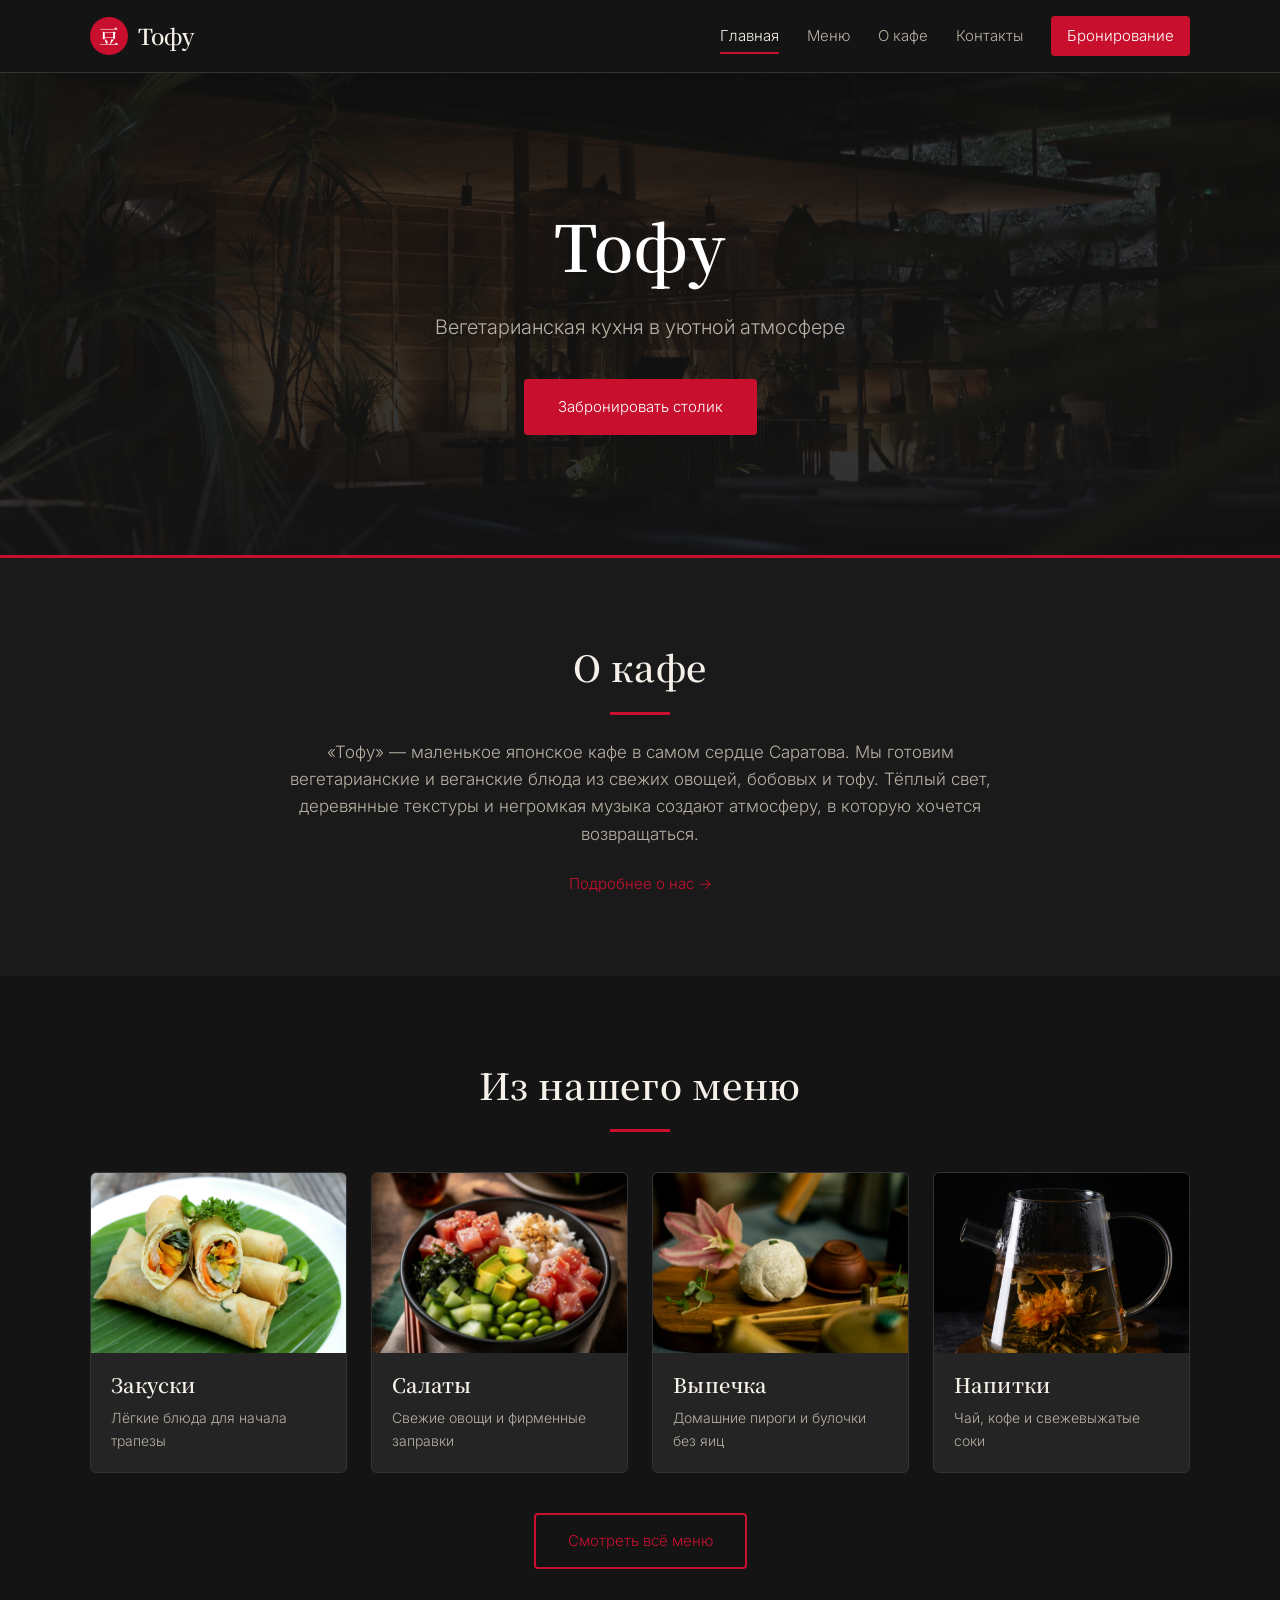
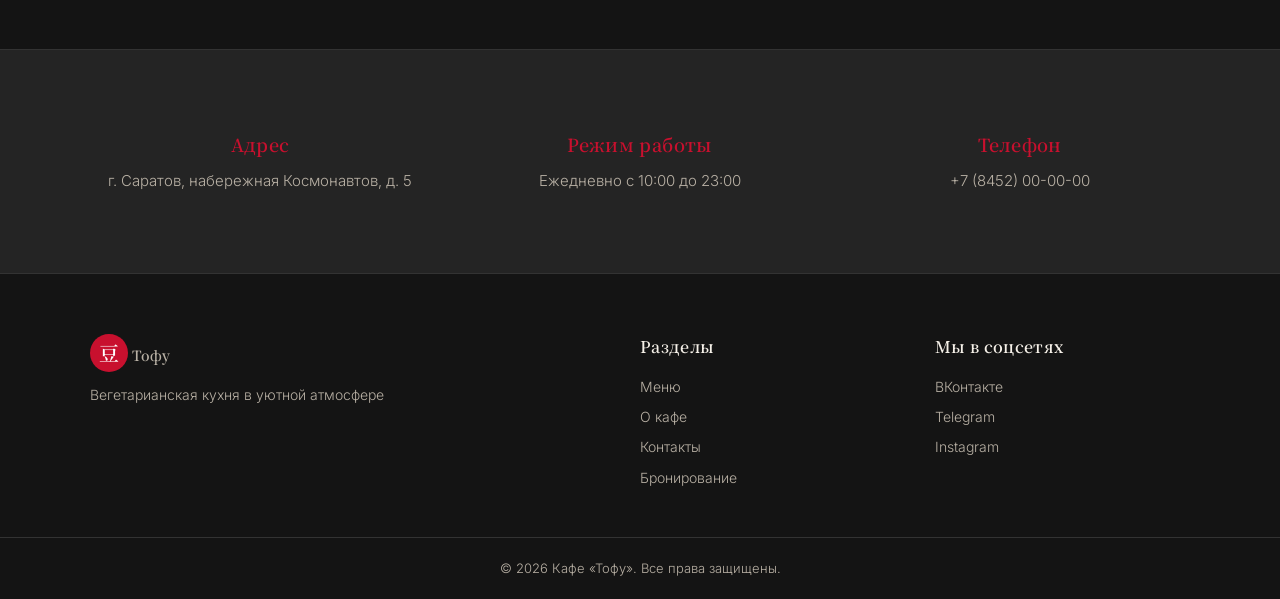
<file: index.html>
<!DOCTYPE html>
<html lang="ru">
<head>
    <meta charset="UTF-8">
    <meta name="viewport" content="width=device-width, initial-scale=1.0">
    <title>Тофу — вегетарианское кафе</title>
    <link rel="stylesheet" href="style.css">
    <link rel="preconnect" href="https://fonts.googleapis.com">
    <link rel="preconnect" href="https://fonts.gstatic.com" crossorigin>
    <link href="https://fonts.googleapis.com/css2?family=Noto+Serif+JP:wght@400;600&family=Inter:wght@300;400;500&display=swap" rel="stylesheet">
</head>
<body>

<header class="header">
    <div class="container header__inner">
        <a href="index.html" class="logo">
            <span class="logo__mark">豆</span>
            <span class="logo__text">Тофу</span>
        </a>
        <nav class="nav">
            <a href="index.html" class="nav__link nav__link--active">Главная</a>
            <a href="menu.html" class="nav__link">Меню</a>
            <a href="about.html" class="nav__link">О кафе</a>
            <a href="contacts.html" class="nav__link">Контакты</a>
            <a href="booking.html" class="nav__link nav__link--accent">Бронирование</a>
        </nav>
        <button class="burger" aria-label="Меню">
            <span></span><span></span><span></span>
        </button>
    </div>
</header>

<section class="hero">
    <div class="container hero__inner">
        <h1 class="hero__title">Тофу</h1>
        <p class="hero__subtitle">Вегетарианская кухня в уютной атмосфере</p>
        <a href="booking.html" class="btn btn--primary">Забронировать столик</a>
    </div>
</section>

<section class="section">
    <div class="container">
        <h2 class="section__title">О кафе</h2>
        <p class="section__text">
            «Тофу» — маленькое японское кафе в самом сердце Саратова. Мы готовим
            вегетарианские и веганские блюда из свежих овощей, бобовых и тофу.
            Тёплый свет, деревянные текстуры и негромкая музыка создают атмосферу,
            в которую хочется возвращаться.
        </p>
        <a href="about.html" class="link-more">Подробнее о нас →</a>
    </div>
</section>

<section class="section section--dark">
    <div class="container">
        <h2 class="section__title">Из нашего меню</h2>
        <div class="cards">
            <article class="card">
                <img src="img/card-snacks.jpg" alt="Закуски">
                <h3 class="card__title">Закуски</h3>
                <p class="card__text">Лёгкие блюда для начала трапезы</p>
            </article>
            <article class="card">
                <img src="img/card-salads.jpg" alt="Салаты">
                <h3 class="card__title">Салаты</h3>
                <p class="card__text">Свежие овощи и фирменные заправки</p>
            </article>
            <article class="card">
                <img src="img/card-bakery.jpg" alt="Выпечка">
                <h3 class="card__title">Выпечка</h3>
                <p class="card__text">Домашние пироги и булочки без яиц</p>
            </article>
            <article class="card">
                <img src="img/card-drinks.jpg" alt="Напитки">
                <h3 class="card__title">Напитки</h3>
                <p class="card__text">Чай, кофе и свежевыжатые соки</p>
            </article>
        </div>
        <a href="menu.html" class="btn btn--outline">Смотреть всё меню</a>
    </div>
</section>

<section class="section section--info">
    <div class="container info">
        <div class="info__item">
            <h3>Адрес</h3>
            <p>г. Саратов, набережная Космонавтов, д. 5</p>
        </div>
        <div class="info__item">
            <h3>Режим работы</h3>
            <p>Ежедневно с 10:00 до 23:00</p>
        </div>
        <div class="info__item">
            <h3>Телефон</h3>
            <p>+7 (8452) 00-00-00</p>
        </div>
    </div>
</section>

<footer class="footer">
    <div class="container footer__inner">
        <div class="footer__col">
            <a href="index.html" class="logo">
                <span class="logo__mark">豆</span>
                <span class="logo__text">Тофу</span>
            </a>
            <p class="footer__text">Вегетарианская кухня в уютной атмосфере</p>
        </div>
        <div class="footer__col">
            <h4>Разделы</h4>
            <a href="menu.html">Меню</a>
            <a href="about.html">О кафе</a>
            <a href="contacts.html">Контакты</a>
            <a href="booking.html">Бронирование</a>
        </div>
        <div class="footer__col">
            <h4>Мы в соцсетях</h4>
            <a href="#">ВКонтакте</a>
            <a href="#">Telegram</a>
            <a href="#">Instagram</a>
        </div>
    </div>
    <div class="footer__bottom">
        <p>© 2026 Кафе «Тофу». Все права защищены.</p>
    </div>
</footer>

<script src="script.js"></script>
</body>
</html>
</file>
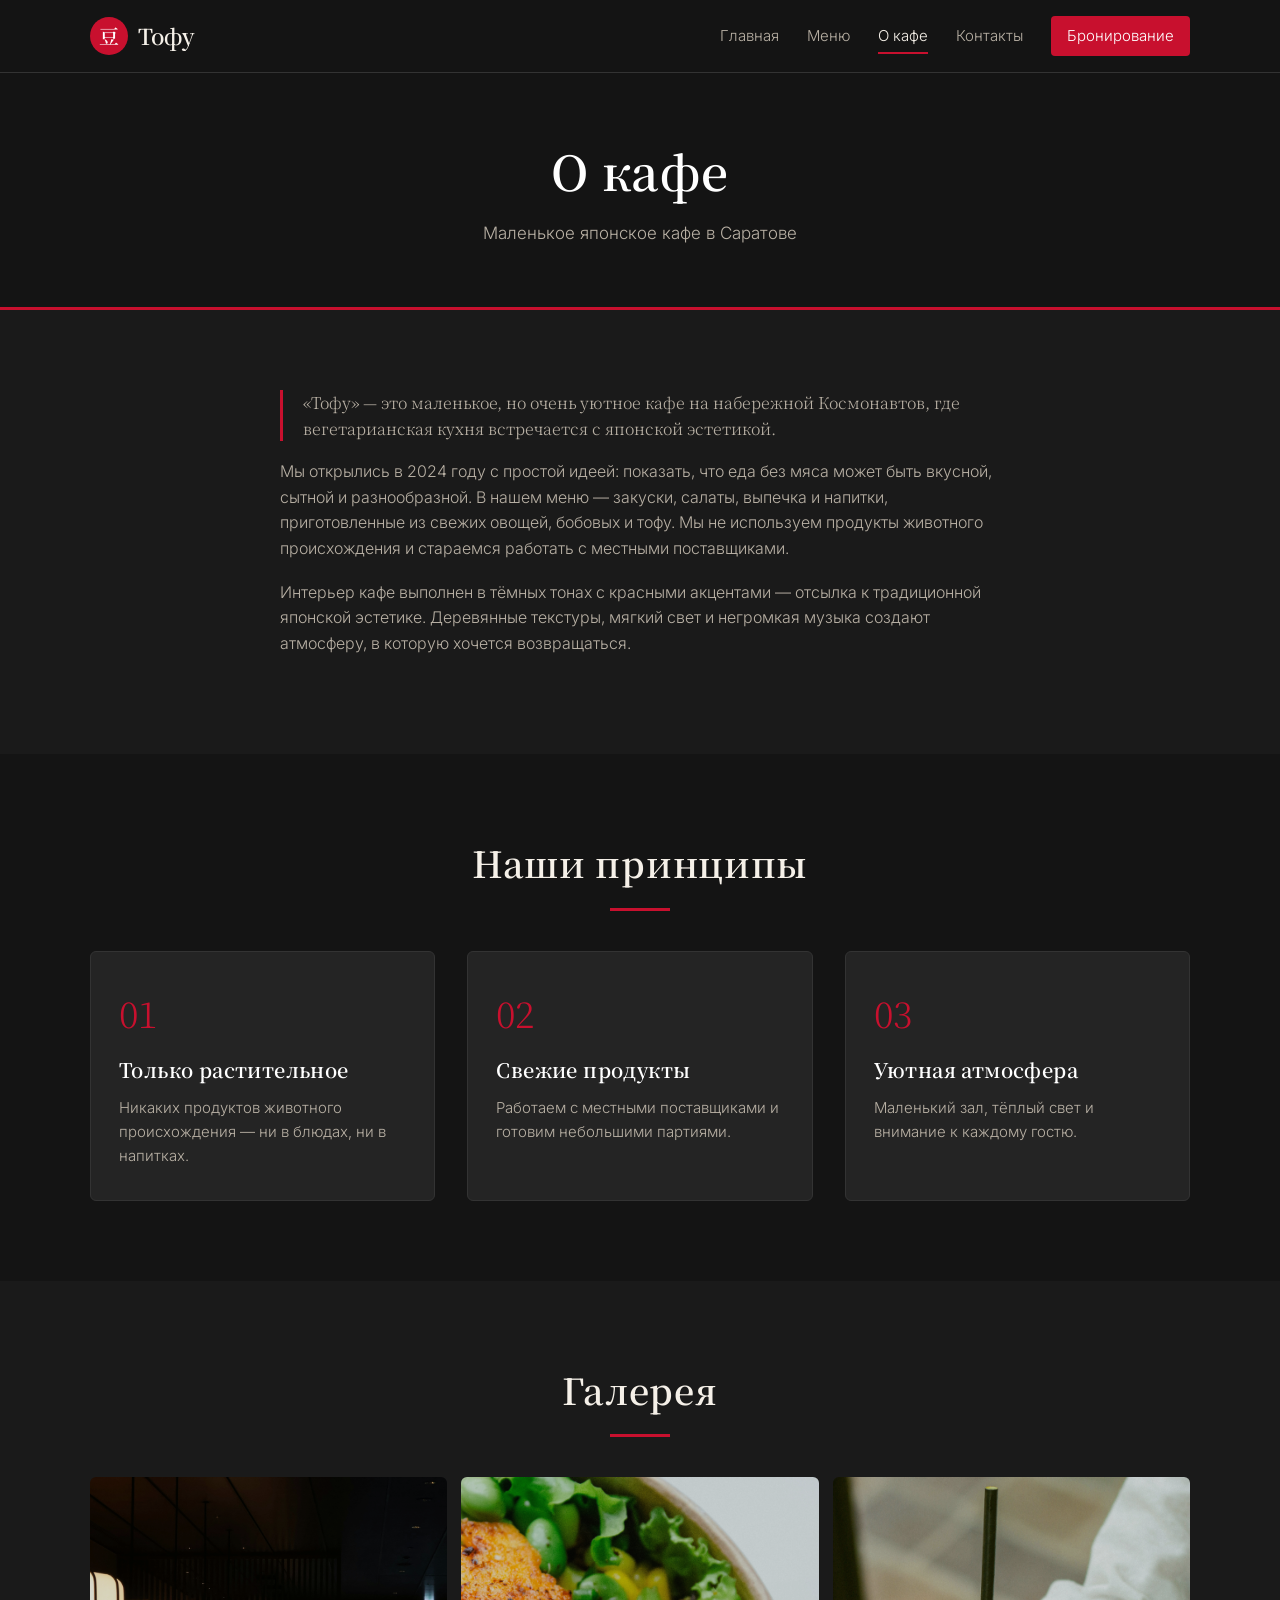
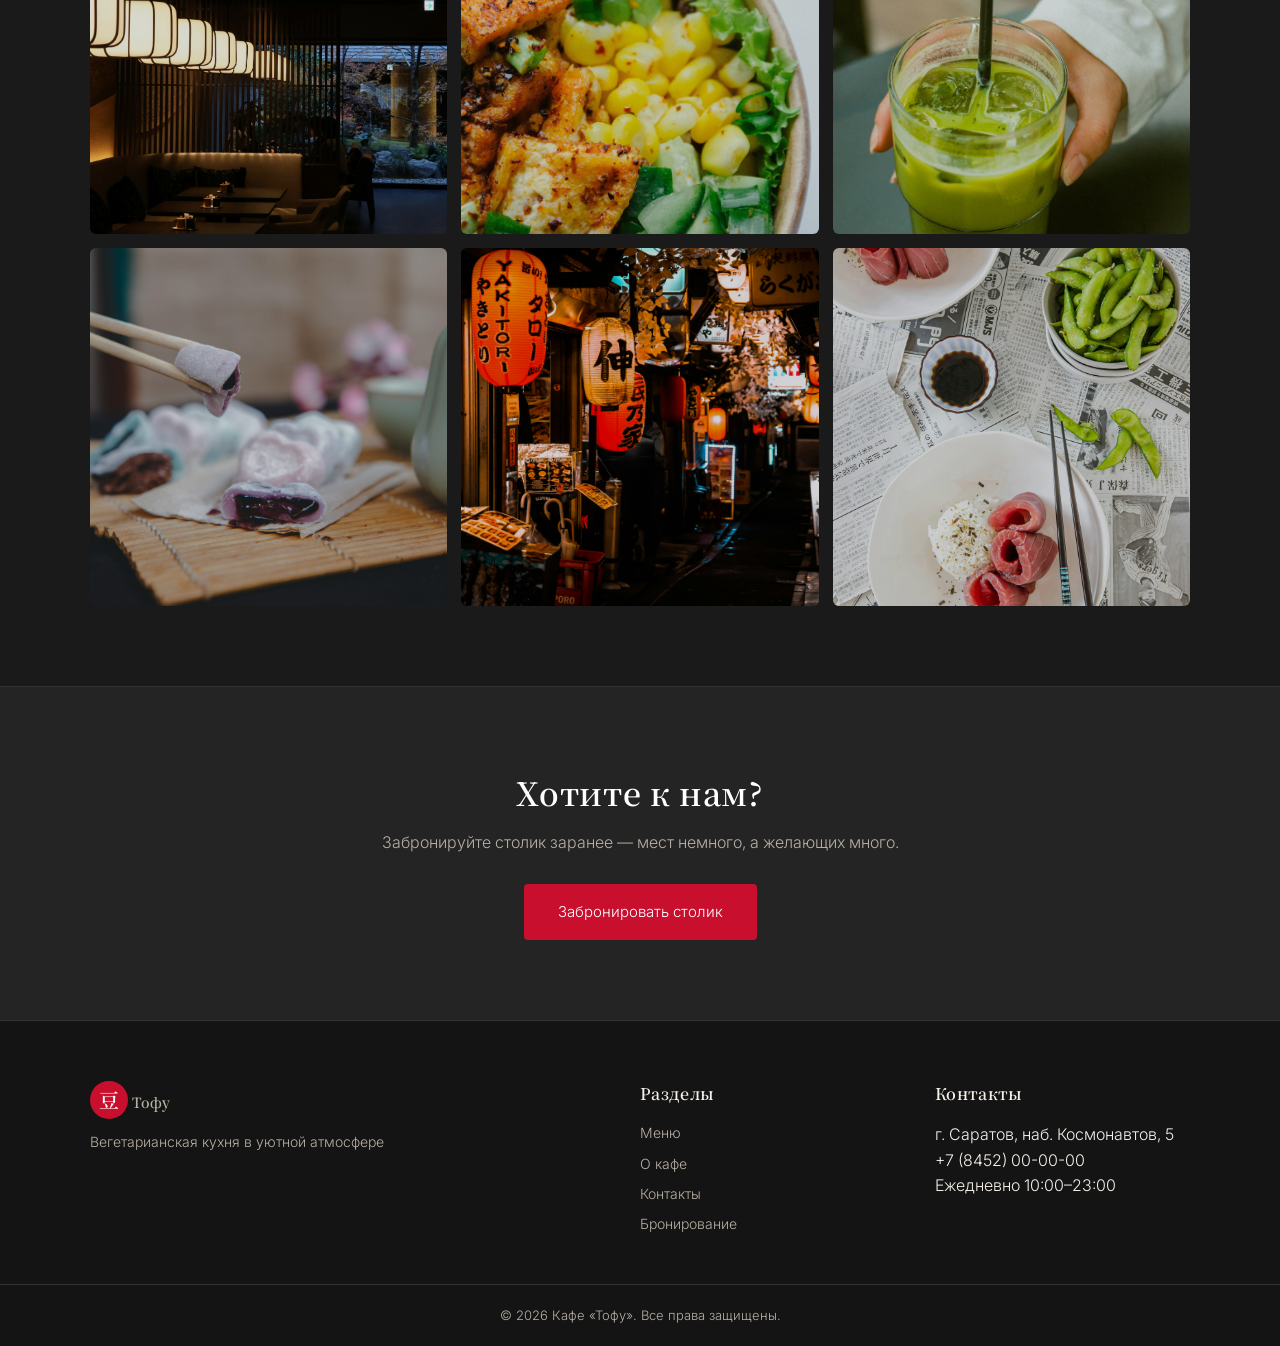
<file: about.html>
<!DOCTYPE html>
<html lang="ru">
<head>
    <meta charset="UTF-8">
    <meta name="viewport" content="width=device-width, initial-scale=1.0">
    <title>О кафе — Тофу</title>
    <link rel="stylesheet" href="style.css">
    <link rel="preconnect" href="https://fonts.googleapis.com">
    <link rel="preconnect" href="https://fonts.gstatic.com" crossorigin>
    <link href="https://fonts.googleapis.com/css2?family=Noto+Serif+JP:wght@400;600&family=Inter:wght@300;400;500&display=swap" rel="stylesheet">
</head>
<body>

<header class="header">
    <div class="container header__inner">
        <a href="index.html" class="logo">
            <span class="logo__mark">豆</span>
            <span class="logo__text">Тофу</span>
        </a>
        <nav class="nav">
            <a href="index.html" class="nav__link">Главная</a>
            <a href="menu.html" class="nav__link">Меню</a>
            <a href="about.html" class="nav__link nav__link--active">О кафе</a>
            <a href="contacts.html" class="nav__link">Контакты</a>
            <a href="booking.html" class="nav__link nav__link--accent">Бронирование</a>
        </nav>
        <button class="burger" aria-label="Меню">
            <span></span><span></span><span></span>
        </button>
    </div>
</header>

<section class="page-header">
    <div class="container">
        <h1 class="page-header__title">О кафе</h1>
        <p class="page-header__subtitle">Маленькое японское кафе в Саратове</p>
    </div>
</section>

<section class="section">
    <div class="container about-text">
        <p class="about-text__lead">
            «Тофу» — это маленькое, но очень уютное кафе на набережной Космонавтов,
            где вегетарианская кухня встречается с японской эстетикой.
        </p>
        <p>
            Мы открылись в 2024 году с простой идеей: показать, что еда без мяса
            может быть вкусной, сытной и разнообразной. В нашем меню — закуски,
            салаты, выпечка и напитки, приготовленные из свежих овощей, бобовых
            и тофу. Мы не используем продукты животного происхождения и стараемся
            работать с местными поставщиками.
        </p>
        <p>
            Интерьер кафе выполнен в тёмных тонах с красными акцентами — отсылка
            к традиционной японской эстетике. Деревянные текстуры, мягкий свет
            и негромкая музыка создают атмосферу, в которую хочется возвращаться.
        </p>
    </div>
</section>

<section class="section section--dark">
    <div class="container">
        <h2 class="section__title">Наши принципы</h2>
        <div class="principles">
            <div class="principle">
                <div class="principle__num">01</div>
                <h3 class="principle__title">Только растительное</h3>
                <p class="principle__text">Никаких продуктов животного происхождения — ни в блюдах, ни в напитках.</p>
            </div>
            <div class="principle">
                <div class="principle__num">02</div>
                <h3 class="principle__title">Свежие продукты</h3>
                <p class="principle__text">Работаем с местными поставщиками и готовим небольшими партиями.</p>
            </div>
            <div class="principle">
                <div class="principle__num">03</div>
                <h3 class="principle__title">Уютная атмосфера</h3>
                <p class="principle__text">Маленький зал, тёплый свет и внимание к каждому гостю.</p>
            </div>
        </div>
    </div>
</section>

<section class="section">
    <div class="container">
        <h2 class="section__title">Галерея</h2>
        <div class="gallery">
            <img src="img/gallery-1.jpg" alt="Интерьер кафе">
            <img src="img/gallery-2.jpg" alt="Блюдо">
            <img src="img/gallery-3.jpg" alt="Чай">
            <img src="img/gallery-4.jpg" alt="Десерт">
            <img src="img/gallery-5.jpg" alt="Атмосфера">
            <img src="img/gallery-6.jpg" alt="Салат">
        </div>
    </div>
</section>

<section class="section section--info">
    <div class="container about-cta">
        <h2 class="about-cta__title">Хотите к нам?</h2>
        <p class="about-cta__text">Забронируйте столик заранее — мест немного, а желающих много.</p>
        <a href="booking.html" class="btn btn--primary">Забронировать столик</a>
    </div>
</section>

<footer class="footer">
    <div class="container footer__inner">
        <div class="footer__col">
            <a href="index.html" class="logo">
                <span class="logo__mark">豆</span>
                <span class="logo__text">Тофу</span>
            </a>
            <p class="footer__text">Вегетарианская кухня в уютной атмосфере</p>
        </div>
        <div class="footer__col">
            <h4>Разделы</h4>
            <a href="menu.html">Меню</a>
            <a href="about.html">О кафе</a>
            <a href="contacts.html">Контакты</a>
            <a href="booking.html">Бронирование</a>
        </div>
        <div class="footer__col">
            <h4>Контакты</h4>
            <p>г. Саратов, наб. Космонавтов, 5</p>
            <p>+7 (8452) 00-00-00</p>
            <p>Ежедневно 10:00–23:00</p>
        </div>
    </div>
    <div class="footer__bottom">
        <p>© 2026 Кафе «Тофу». Все права защищены.</p>
    </div>
</footer>

<script src="script.js"></script>
</body>
</html>
</file>
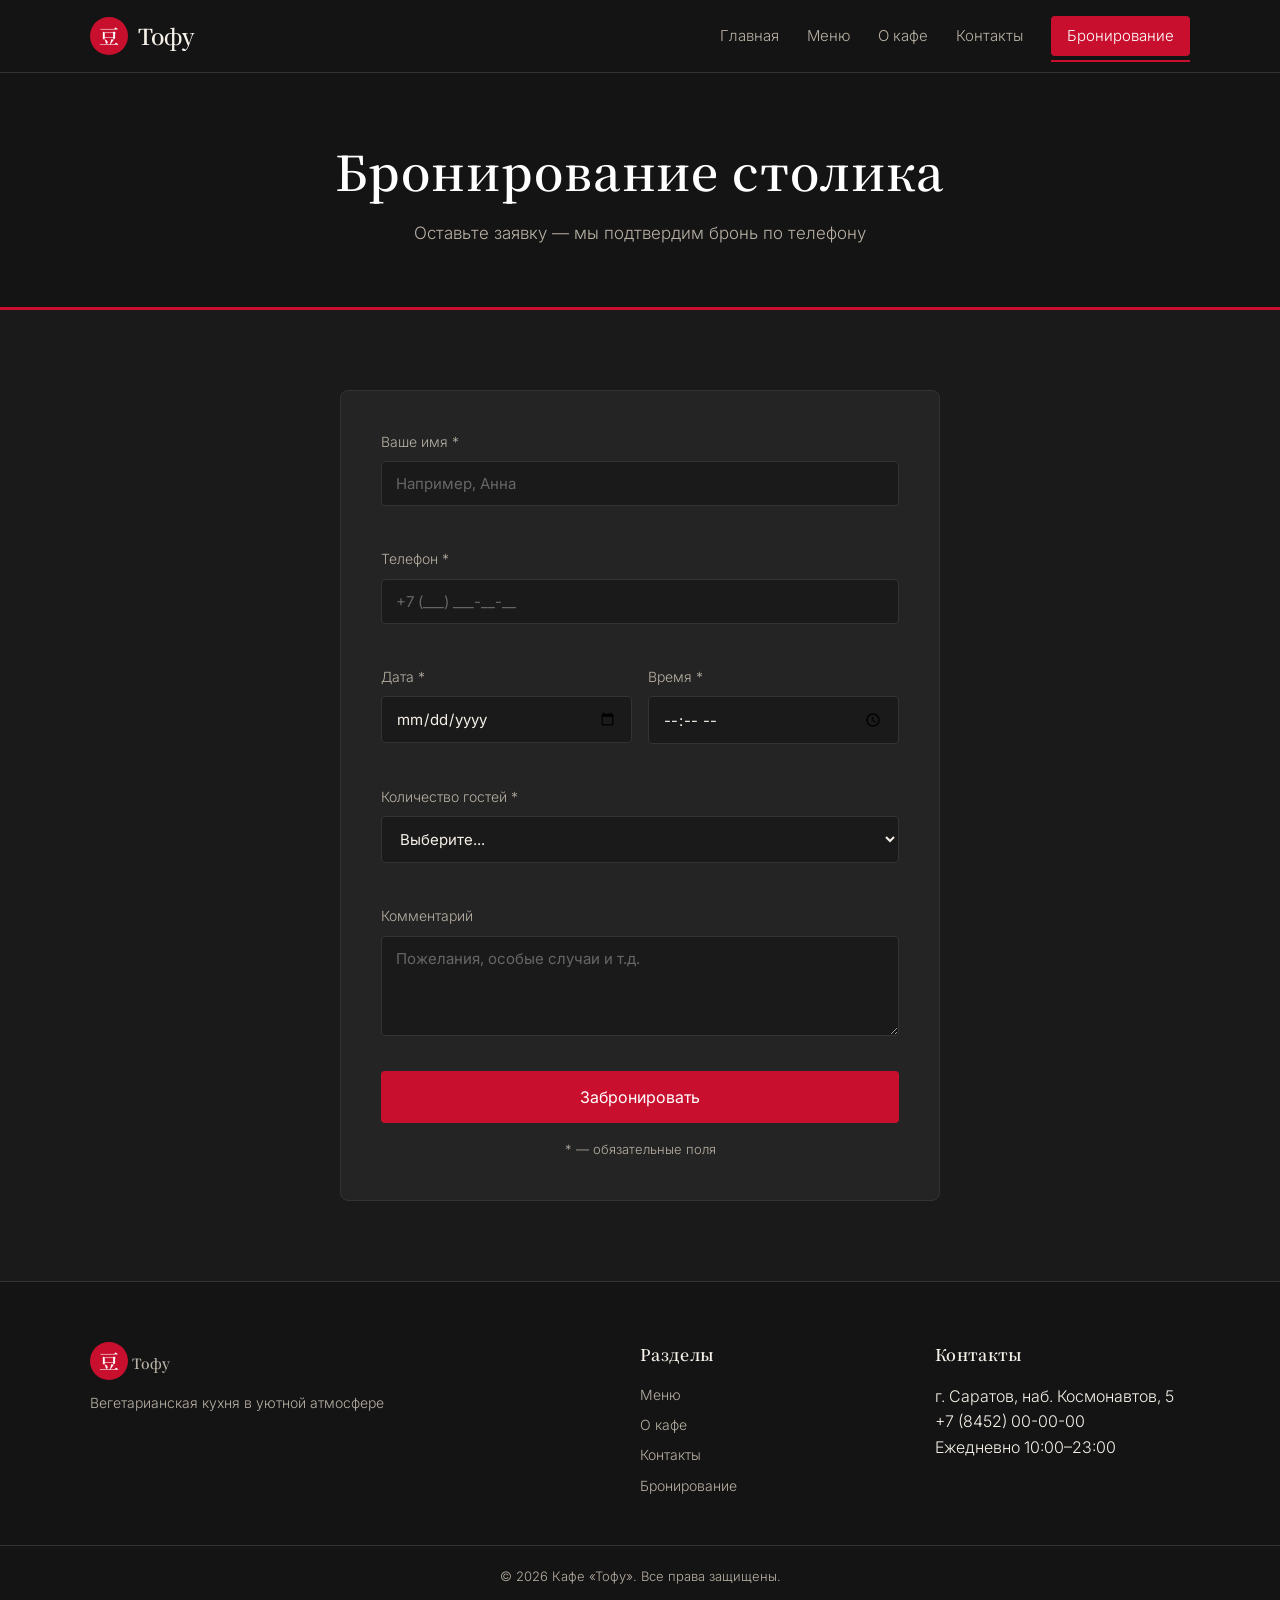
<file: booking.html>
<!DOCTYPE html>
<html lang="ru">
<head>
    <meta charset="UTF-8">
    <meta name="viewport" content="width=device-width, initial-scale=1.0">
    <title>Бронирование — Тофу</title>
    <link rel="stylesheet" href="style.css">
    <link rel="preconnect" href="https://fonts.googleapis.com">
    <link rel="preconnect" href="https://fonts.gstatic.com" crossorigin>
    <link href="https://fonts.googleapis.com/css2?family=Noto+Serif+JP:wght@400;600&family=Inter:wght@300;400;500&display=swap" rel="stylesheet">
</head>
<body>

<header class="header">
    <div class="container header__inner">
        <a href="index.html" class="logo">
            <span class="logo__mark">豆</span>
            <span class="logo__text">Тофу</span>
        </a>
        <nav class="nav">
            <a href="index.html" class="nav__link">Главная</a>
            <a href="menu.html" class="nav__link">Меню</a>
            <a href="about.html" class="nav__link">О кафе</a>
            <a href="contacts.html" class="nav__link">Контакты</a>
            <a href="booking.html" class="nav__link nav__link--accent nav__link--active">Бронирование</a>
        </nav>
        <button class="burger" aria-label="Меню">
            <span></span><span></span><span></span>
        </button>
    </div>
</header>

<section class="page-header">
    <div class="container">
        <h1 class="page-header__title">Бронирование столика</h1>
        <p class="page-header__subtitle">Оставьте заявку — мы подтвердим бронь по телефону</p>
    </div>
</section>

<section class="section">
    <div class="container form-wrap">

        <form class="form" id="bookingForm" novalidate>

            <div class="form__row">
                <label class="form__label" for="name">Ваше имя *</label>
                <input type="text" id="name" name="name" class="form__input"
                       placeholder="Например, Анна" required>
                <span class="form__error" data-error-for="name"></span>
            </div>

            <div class="form__row">
                <label class="form__label" for="phone">Телефон *</label>
                <input type="tel" id="phone" name="phone" class="form__input"
                       placeholder="+7 (___) ___-__-__" required>
                <span class="form__error" data-error-for="phone"></span>
            </div>

            <div class="form__row form__row--two">
                <div>
                    <label class="form__label" for="date">Дата *</label>
                    <input type="date" id="date" name="date" class="form__input" required>
                    <span class="form__error" data-error-for="date"></span>
                </div>
                <div>
                    <label class="form__label" for="time">Время *</label>
                    <input type="time" id="time" name="time" class="form__input" required>
                    <span class="form__error" data-error-for="time"></span>
                </div>
            </div>

            <div class="form__row">
                <label class="form__label" for="guests">Количество гостей *</label>
                <select id="guests" name="guests" class="form__input" required>
                    <option value="">Выберите...</option>
                    <option value="1">1 человек</option>
                    <option value="2">2 человека</option>
                    <option value="3">3 человека</option>
                    <option value="4">4 человека</option>
                    <option value="5">5 человек</option>
                    <option value="6+">Больше 5</option>
                </select>
                <span class="form__error" data-error-for="guests"></span>
            </div>

            <div class="form__row">
                <label class="form__label" for="comment">Комментарий</label>
                <textarea id="comment" name="comment" class="form__input form__textarea"
                          placeholder="Пожелания, особые случаи и т.д."></textarea>
            </div>

            <button type="submit" class="btn btn--primary form__submit">
                Забронировать
            </button>

            <p class="form__note">* — обязательные поля</p>
        </form>

        <!-- Сообщение об успехе -->
        <div class="form-success" id="formSuccess" hidden>
            <div class="form-success__icon">✓</div>
            <h3 class="form-success__title">Заявка отправлена!</h3>
            <p class="form-success__text">
                Спасибо, мы свяжемся с вами в ближайшее время для подтверждения брони.
            </p>
            <a href="index.html" class="btn btn--outline">На главную</a>
        </div>

    </div>
</section>

<footer class="footer">
    <div class="container footer__inner">
        <div class="footer__col">
            <a href="index.html" class="logo">
                <span class="logo__mark">豆</span>
                <span class="logo__text">Тофу</span>
            </a>
            <p class="footer__text">Вегетарианская кухня в уютной атмосфере</p>
        </div>
        <div class="footer__col">
            <h4>Разделы</h4>
            <a href="menu.html">Меню</a>
            <a href="about.html">О кафе</a>
            <a href="contacts.html">Контакты</a>
            <a href="booking.html">Бронирование</a>
        </div>
        <div class="footer__col">
            <h4>Контакты</h4>
            <p>г. Саратов, наб. Космонавтов, 5</p>
            <p>+7 (8452) 00-00-00</p>
            <p>Ежедневно 10:00–23:00</p>
        </div>
    </div>
    <div class="footer__bottom">
        <p>© 2026 Кафе «Тофу». Все права защищены.</p>
    </div>
</footer>

<script src="script.js"></script>
</body>
</html>
</file>
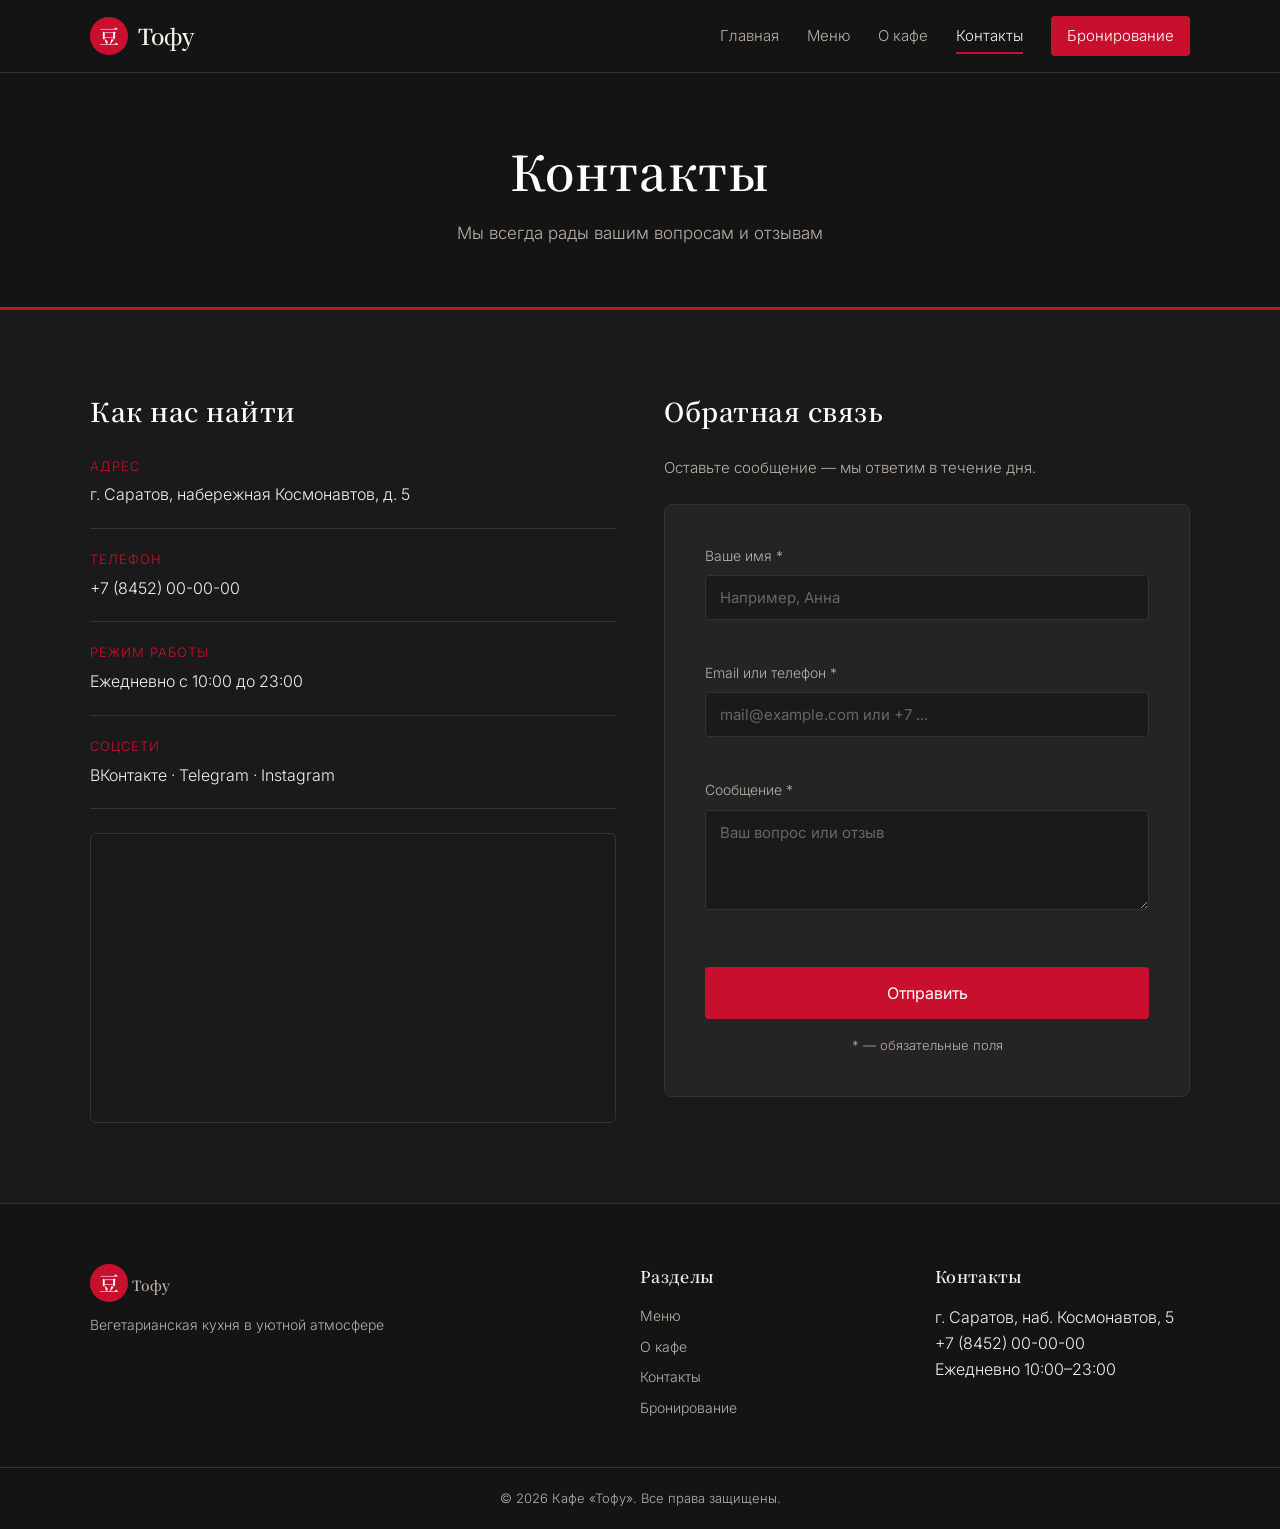
<file: contacts.html>
<!DOCTYPE html>
<html lang="ru">
<head>
    <meta charset="UTF-8">
    <meta name="viewport" content="width=device-width, initial-scale=1.0">
    <title>Контакты — Тофу</title>
    <link rel="stylesheet" href="style.css">
    <link rel="preconnect" href="https://fonts.googleapis.com">
    <link rel="preconnect" href="https://fonts.gstatic.com" crossorigin>
    <link href="https://fonts.googleapis.com/css2?family=Noto+Serif+JP:wght@400;600&family=Inter:wght@300;400;500&display=swap" rel="stylesheet">
</head>
<body>

<header class="header">
    <div class="container header__inner">
        <a href="index.html" class="logo">
            <span class="logo__mark">豆</span>
            <span class="logo__text">Тофу</span>
        </a>
        <nav class="nav">
            <a href="index.html" class="nav__link">Главная</a>
            <a href="menu.html" class="nav__link">Меню</a>
            <a href="about.html" class="nav__link">О кафе</a>
            <a href="contacts.html" class="nav__link nav__link--active">Контакты</a>
            <a href="booking.html" class="nav__link nav__link--accent">Бронирование</a>
        </nav>
        <button class="burger" aria-label="Меню">
            <span></span><span></span><span></span>
        </button>
    </div>
</header>

<section class="page-header">
    <div class="container">
        <h1 class="page-header__title">Контакты</h1>
        <p class="page-header__subtitle">Мы всегда рады вашим вопросам и отзывам</p>
    </div>
</section>

<section class="section">
    <div class="container contacts-grid">

        <div class="contacts-info">
            <h2 class="contacts-info__title">Как нас найти</h2>

            <div class="contact-item">
                <div class="contact-item__label">Адрес</div>
                <div class="contact-item__value">г. Саратов, набережная Космонавтов, д. 5</div>
            </div>
            <div class="contact-item">
                <div class="contact-item__label">Телефон</div>
                <div class="contact-item__value">
                    <a href="tel:+78452000000">+7 (8452) 00-00-00</a>
                </div>
            </div>
            <div class="contact-item">
                <div class="contact-item__label">Режим работы</div>
                <div class="contact-item__value">Ежедневно с 10:00 до 23:00</div>
            </div>
            <div class="contact-item">
                <div class="contact-item__label">Соцсети</div>
                <div class="contact-item__value">
                    <a href="#">ВКонтакте</a> · <a href="#">Telegram</a> · <a href="#">Instagram</a>
                </div>
            </div>

            <div class="contacts-map">
                <iframe
                    src="https://www.openstreetmap.org/export/embed.html?bbox=46.03%2C51.53%2C46.05%2C51.54&layer=mapnik"
                    loading="lazy"
                    title="Карта проезда">
                </iframe>
            </div>
        </div>

        <div class="contacts-form-wrap">
            <h2 class="contacts-info__title">Обратная связь</h2>
            <p class="contacts-form__note">Оставьте сообщение — мы ответим в течение дня.</p>

            <form class="form" id="feedbackForm" novalidate>

                <div class="form__row">
                    <label class="form__label" for="fb-name">Ваше имя *</label>
                    <input type="text" id="fb-name" name="name" class="form__input"
                           placeholder="Например, Анна" required>
                    <span class="form__error" data-error-for="fb-name"></span>
                </div>

                <div class="form__row">
                    <label class="form__label" for="fb-email">Email или телефон *</label>
                    <input type="text" id="fb-email" name="contact" class="form__input"
                           placeholder="mail@example.com или +7 ..." required>
                    <span class="form__error" data-error-for="fb-email"></span>
                </div>

                <div class="form__row">
                    <label class="form__label" for="fb-message">Сообщение *</label>
                    <textarea id="fb-message" name="message" class="form__input form__textarea"
                              placeholder="Ваш вопрос или отзыв" required></textarea>
                    <span class="form__error" data-error-for="fb-message"></span>
                </div>

                <button type="submit" class="btn btn--primary form__submit">
                    Отправить
                </button>

                <p class="form__note">* — обязательные поля</p>
            </form>

            <div class="form-success" id="fbSuccess" hidden>
                <div class="form-success__icon">✓</div>
                <h3 class="form-success__title">Сообщение отправлено!</h3>
                <p class="form-success__text">Спасибо за обращение. Мы свяжемся с вами в ближайшее время.</p>
            </div>
        </div>

    </div>
</section>

<footer class="footer">
    <div class="container footer__inner">
        <div class="footer__col">
            <a href="index.html" class="logo">
                <span class="logo__mark">豆</span>
                <span class="logo__text">Тофу</span>
            </a>
            <p class="footer__text">Вегетарианская кухня в уютной атмосфере</p>
        </div>
        <div class="footer__col">
            <h4>Разделы</h4>
            <a href="menu.html">Меню</a>
            <a href="about.html">О кафе</a>
            <a href="contacts.html">Контакты</a>
            <a href="booking.html">Бронирование</a>
        </div>
        <div class="footer__col">
            <h4>Контакты</h4>
            <p>г. Саратов, наб. Космонавтов, 5</p>
            <p>+7 (8452) 00-00-00</p>
            <p>Ежедневно 10:00–23:00</p>
        </div>
    </div>
    <div class="footer__bottom">
        <p>© 2026 Кафе «Тофу». Все права защищены.</p>
    </div>
</footer>

<script src="script.js"></script>
</body>
</html>
</file>
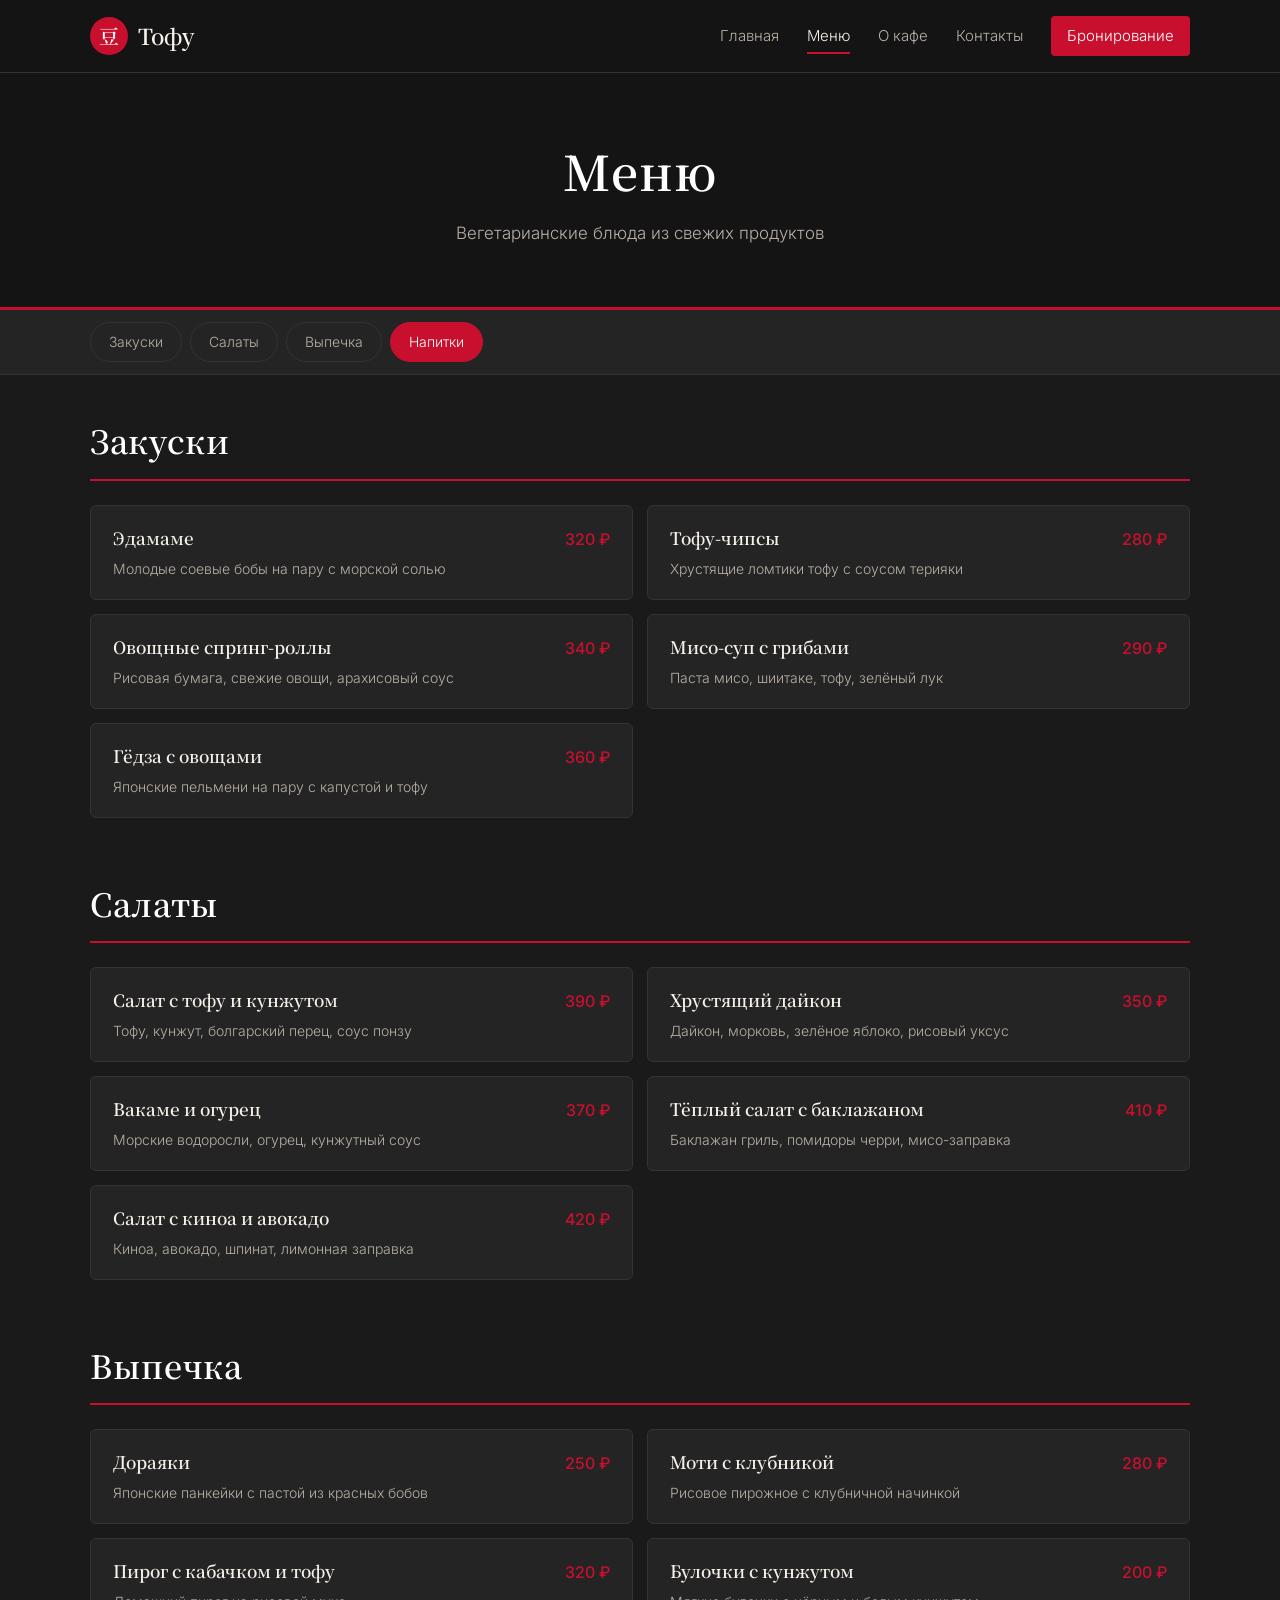
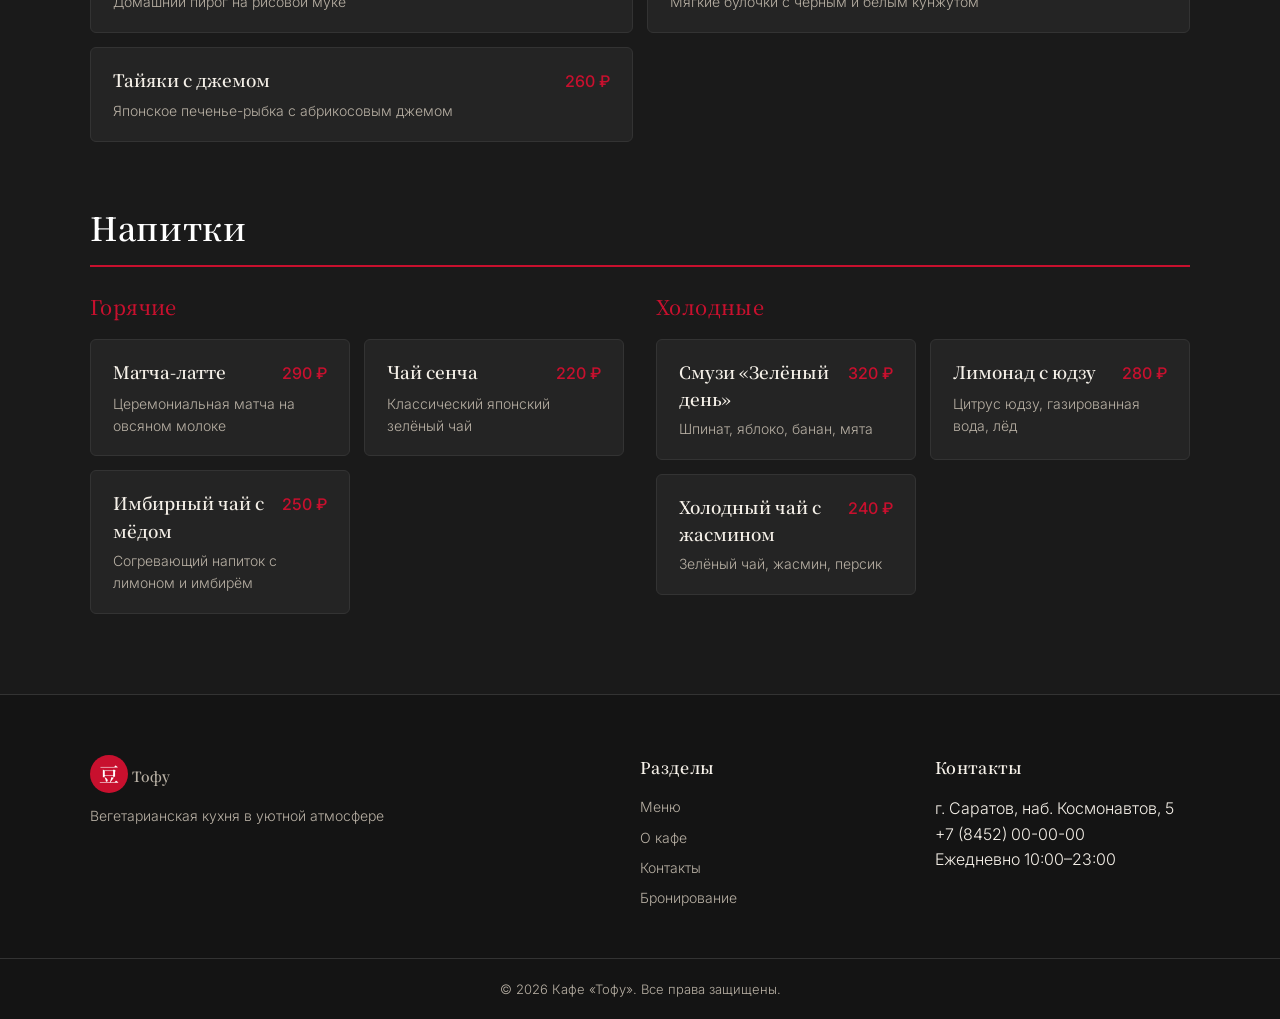
<file: menu.html>
<!DOCTYPE html>
<html lang="ru">
<head>
    <meta charset="UTF-8">
    <meta name="viewport" content="width=device-width, initial-scale=1.0">
    <title>Меню — Тофу</title>
    <link rel="stylesheet" href="style.css">
    <link rel="preconnect" href="https://fonts.googleapis.com">
    <link rel="preconnect" href="https://fonts.gstatic.com" crossorigin>
    <link href="https://fonts.googleapis.com/css2?family=Noto+Serif+JP:wght@400;600&family=Inter:wght@300;400;500&display=swap" rel="stylesheet">
</head>
<body>

<header class="header">
    <div class="container header__inner">
        <a href="index.html" class="logo">
            <span class="logo__mark">豆</span>
            <span class="logo__text">Тофу</span>
        </a>
        <nav class="nav">
            <a href="index.html" class="nav__link">Главная</a>
            <a href="menu.html" class="nav__link nav__link--active">Меню</a>
            <a href="about.html" class="nav__link">О кафе</a>
            <a href="contacts.html" class="nav__link">Контакты</a>
            <a href="booking.html" class="nav__link nav__link--accent">Бронирование</a>
        </nav>
        <button class="burger" aria-label="Меню">
            <span></span><span></span><span></span>
        </button>
    </div>
</header>

<section class="page-header">
    <div class="container">
        <h1 class="page-header__title">Меню</h1>
        <p class="page-header__subtitle">Вегетарианские блюда из свежих продуктов</p>
    </div>
</section>

<!-- Липкая навигация по категориям -->
<div class="menu-nav">
    <div class="container menu-nav__inner">
        <a href="#snacks" class="menu-nav__link">Закуски</a>
        <a href="#salads" class="menu-nav__link">Салаты</a>
        <a href="#bakery" class="menu-nav__link">Выпечка</a>
        <a href="#drinks" class="menu-nav__link">Напитки</a>
    </div>
</div>

<section class="section section--menu">
    <div class="container">

        <!-- ЗАКУСКИ -->
        <h2 class="menu-category" id="snacks">Закуски</h2>
        <div class="menu-grid">
            <div class="menu-item">
                <div class="menu-item__head">
                    <span class="menu-item__name">Эдамаме</span>
                    <span class="menu-item__price">320 ₽</span>
                </div>
                <p class="menu-item__desc">Молодые соевые бобы на пару с морской солью</p>
            </div>
            <div class="menu-item">
                <div class="menu-item__head">
                    <span class="menu-item__name">Тофу-чипсы</span>
                    <span class="menu-item__price">280 ₽</span>
                </div>
                <p class="menu-item__desc">Хрустящие ломтики тофу с соусом терияки</p>
            </div>
            <div class="menu-item">
                <div class="menu-item__head">
                    <span class="menu-item__name">Овощные спринг-роллы</span>
                    <span class="menu-item__price">340 ₽</span>
                </div>
                <p class="menu-item__desc">Рисовая бумага, свежие овощи, арахисовый соус</p>
            </div>
            <div class="menu-item">
                <div class="menu-item__head">
                    <span class="menu-item__name">Мисо-суп с грибами</span>
                    <span class="menu-item__price">290 ₽</span>
                </div>
                <p class="menu-item__desc">Паста мисо, шиитаке, тофу, зелёный лук</p>
            </div>
            <div class="menu-item">
                <div class="menu-item__head">
                    <span class="menu-item__name">Гёдза с овощами</span>
                    <span class="menu-item__price">360 ₽</span>
                </div>
                <p class="menu-item__desc">Японские пельмени на пару с капустой и тофу</p>
            </div>
        </div>

        <!-- САЛАТЫ -->
        <h2 class="menu-category" id="salads">Салаты</h2>
        <div class="menu-grid">
            <div class="menu-item">
                <div class="menu-item__head">
                    <span class="menu-item__name">Салат с тофу и кунжутом</span>
                    <span class="menu-item__price">390 ₽</span>
                </div>
                <p class="menu-item__desc">Тофу, кунжут, болгарский перец, соус понзу</p>
            </div>
            <div class="menu-item">
                <div class="menu-item__head">
                    <span class="menu-item__name">Хрустящий дайкон</span>
                    <span class="menu-item__price">350 ₽</span>
                </div>
                <p class="menu-item__desc">Дайкон, морковь, зелёное яблоко, рисовый уксус</p>
            </div>
            <div class="menu-item">
                <div class="menu-item__head">
                    <span class="menu-item__name">Вакаме и огурец</span>
                    <span class="menu-item__price">370 ₽</span>
                </div>
                <p class="menu-item__desc">Морские водоросли, огурец, кунжутный соус</p>
            </div>
            <div class="menu-item">
                <div class="menu-item__head">
                    <span class="menu-item__name">Тёплый салат с баклажаном</span>
                    <span class="menu-item__price">410 ₽</span>
                </div>
                <p class="menu-item__desc">Баклажан гриль, помидоры черри, мисо-заправка</p>
            </div>
            <div class="menu-item">
                <div class="menu-item__head">
                    <span class="menu-item__name">Салат с киноа и авокадо</span>
                    <span class="menu-item__price">420 ₽</span>
                </div>
                <p class="menu-item__desc">Киноа, авокадо, шпинат, лимонная заправка</p>
            </div>
        </div>

        <!-- ВЫПЕЧКА -->
        <h2 class="menu-category" id="bakery">Выпечка</h2>
        <div class="menu-grid">
            <div class="menu-item">
                <div class="menu-item__head">
                    <span class="menu-item__name">Дораяки</span>
                    <span class="menu-item__price">250 ₽</span>
                </div>
                <p class="menu-item__desc">Японские панкейки с пастой из красных бобов</p>
            </div>
            <div class="menu-item">
                <div class="menu-item__head">
                    <span class="menu-item__name">Моти с клубникой</span>
                    <span class="menu-item__price">280 ₽</span>
                </div>
                <p class="menu-item__desc">Рисовое пирожное с клубничной начинкой</p>
            </div>
            <div class="menu-item">
                <div class="menu-item__head">
                    <span class="menu-item__name">Пирог с кабачком и тофу</span>
                    <span class="menu-item__price">320 ₽</span>
                </div>
                <p class="menu-item__desc">Домашний пирог на рисовой муке</p>
            </div>
            <div class="menu-item">
                <div class="menu-item__head">
                    <span class="menu-item__name">Булочки с кунжутом</span>
                    <span class="menu-item__price">200 ₽</span>
                </div>
                <p class="menu-item__desc">Мягкие булочки с чёрным и белым кунжутом</p>
            </div>
            <div class="menu-item">
                <div class="menu-item__head">
                    <span class="menu-item__name">Тайяки с джемом</span>
                    <span class="menu-item__price">260 ₽</span>
                </div>
                <p class="menu-item__desc">Японское печенье-рыбка с абрикосовым джемом</p>
            </div>
        </div>

        <!-- НАПИТКИ -->
        <h2 class="menu-category" id="drinks">Напитки</h2>
        <div class="drinks-columns">

            <div class="drinks-col">
                <h3 class="menu-subcategory">Горячие</h3>
                <div class="menu-grid">
                    <div class="menu-item">
                        <div class="menu-item__head">
                            <span class="menu-item__name">Матча-латте</span>
                            <span class="menu-item__price">290 ₽</span>
                        </div>
                        <p class="menu-item__desc">Церемониальная матча на овсяном молоке</p>
                    </div>
                    <div class="menu-item">
                        <div class="menu-item__head">
                            <span class="menu-item__name">Чай сенча</span>
                            <span class="menu-item__price">220 ₽</span>
                        </div>
                        <p class="menu-item__desc">Классический японский зелёный чай</p>
                    </div>
                    <div class="menu-item">
                        <div class="menu-item__head">
                            <span class="menu-item__name">Имбирный чай с мёдом</span>
                            <span class="menu-item__price">250 ₽</span>
                        </div>
                        <p class="menu-item__desc">Согревающий напиток с лимоном и имбирём</p>
                    </div>
                </div>
            </div>

            <div class="drinks-col">
                <h3 class="menu-subcategory">Холодные</h3>
                <div class="menu-grid">
                    <div class="menu-item">
                        <div class="menu-item__head">
                            <span class="menu-item__name">Смузи «Зелёный день»</span>
                            <span class="menu-item__price">320 ₽</span>
                        </div>
                        <p class="menu-item__desc">Шпинат, яблоко, банан, мята</p>
                    </div>
                    <div class="menu-item">
                        <div class="menu-item__head">
                            <span class="menu-item__name">Лимонад с юдзу</span>
                            <span class="menu-item__price">280 ₽</span>
                        </div>
                        <p class="menu-item__desc">Цитрус юдзу, газированная вода, лёд</p>
                    </div>
                    <div class="menu-item">
                        <div class="menu-item__head">
                            <span class="menu-item__name">Холодный чай с жасмином</span>
                            <span class="menu-item__price">240 ₽</span>
                        </div>
                        <p class="menu-item__desc">Зелёный чай, жасмин, персик</p>
                    </div>
                </div>
            </div>

        </div>

    </div>
</section>

<footer class="footer">
    <div class="container footer__inner">
        <div class="footer__col">
            <a href="index.html" class="logo">
                <span class="logo__mark">豆</span>
                <span class="logo__text">Тофу</span>
            </a>
            <p class="footer__text">Вегетарианская кухня в уютной атмосфере</p>
        </div>
        <div class="footer__col">
            <h4>Разделы</h4>
            <a href="menu.html">Меню</a>
            <a href="about.html">О кафе</a>
            <a href="contacts.html">Контакты</a>
            <a href="booking.html">Бронирование</a>
        </div>
        <div class="footer__col">
            <h4>Контакты</h4>
            <p>г. Саратов, наб. Космонавтов, 5</p>
            <p>+7 (8452) 00-00-00</p>
            <p>Ежедневно 10:00–23:00</p>
        </div>
    </div>
    <div class="footer__bottom">
        <p>© 2026 Кафе «Тофу». Все права защищены.</p>
    </div>
</footer>

<script src="script.js"></script>
</body>
</html>
</file>
<file: style.css>
/* ========== БАЗА ========== */
:root {
    --bg: #1a1a1a;
    --bg-block: #242424;
    --bg-dark: #141414;
    --accent: #c8102e;
    --accent-hover: #a30d24;
    --text: #f5f0e8;
    --text-muted: #b8b0a4;
    --wood: #8b6f47;
    --border: #333;
}

* {
    margin: 0;
    padding: 0;
    box-sizing: border-box;
}

html { scroll-behavior: smooth; }

body {
    font-family: 'Inter', sans-serif;
    background: var(--bg);
    color: var(--text);
    line-height: 1.6;
    font-weight: 300;
}

h1, h2, h3, h4 {
    font-family: 'Noto Serif JP', serif;
    font-weight: 600;
    letter-spacing: 0.02em;
}

a { color: inherit; text-decoration: none; }
img { max-width: 100%; display: block; }

.container {
    max-width: 1140px;
    margin: 0 auto;
    padding: 0 20px;
}

/* ========== ШАПКА ========== */
.header {
    background: var(--bg-dark);
    border-bottom: 1px solid var(--border);
    position: sticky;
    top: 0;
    z-index: 100;
}

.header__inner {
    display: flex;
    align-items: center;
    justify-content: space-between;
    height: 72px;
}

.logo {
    display: flex;
    align-items: center;
    gap: 10px;
    font-family: 'Noto Serif JP', serif;
    font-size: 22px;
    font-weight: 600;
}

.logo__mark {
    display: inline-flex;
    align-items: center;
    justify-content: center;
    width: 38px;
    height: 38px;
    background: var(--accent);
    color: #fff;
    border-radius: 50%;
    font-size: 20px;
}

.nav {
    display: flex;
    gap: 28px;
    align-items: center;
}

.nav__link {
    font-size: 15px;
    color: var(--text-muted);
    transition: color 0.2s;
    position: relative;
}

.nav__link:hover { color: var(--text); }

.nav__link--active { color: var(--text); }

.nav__link--active::after {
    content: '';
    position: absolute;
    bottom: -6px;
    left: 0;
    right: 0;
    height: 2px;
    background: var(--accent);
}

.nav__link--accent {
    background: var(--accent);
    color: #fff;
    padding: 8px 16px;
    border-radius: 4px;
    transition: background 0.2s;
}

.nav__link--accent:hover {
    background: var(--accent-hover);
    color: #fff;
}

.burger {
    display: none;
    background: none;
    border: none;
    cursor: pointer;
    flex-direction: column;
    gap: 5px;
}

.burger span {
    width: 24px;
    height: 2px;
    background: var(--text);
}

/* ========== HERO ========== */
.hero {
    background:
        linear-gradient(rgba(20, 20, 20, 0.75), rgba(20, 20, 20, 0.9)),
        url('img/hero.jpg') center/cover;
    padding: 120px 0;
    text-align: center;
    border-bottom: 3px solid var(--accent);
}

.hero__title {
    font-size: 64px;
    margin-bottom: 16px;
    color: #fff;
}

.hero__subtitle {
    font-size: 20px;
    color: var(--text-muted);
    margin-bottom: 36px;
}

/* ========== КНОПКИ ========== */
.btn {
    display: inline-block;
    padding: 14px 32px;
    border-radius: 4px;
    font-size: 15px;
    font-family: 'Inter', sans-serif;
    cursor: pointer;
    transition: all 0.2s;
    border: 2px solid transparent;
}

.btn--primary {
    background: var(--accent);
    color: #fff;
}

.btn--primary:hover { background: var(--accent-hover); }

.btn--outline {
    border-color: var(--accent);
    color: var(--accent);
}

.btn--outline:hover {
    background: var(--accent);
    color: #fff;
}

/* ========== СЕКЦИИ ========== */
.section {
    padding: 80px 0;
}

.section--dark { background: var(--bg-dark); }
.section--info { background: var(--bg-block); border-top: 1px solid var(--border); }

.section__title {
    font-size: 36px;
    margin-bottom: 24px;
    text-align: center;
    position: relative;
}

.section__title::after {
    content: '';
    display: block;
    width: 60px;
    height: 3px;
    background: var(--accent);
    margin: 16px auto 0;
}

.section__text {
    max-width: 760px;
    margin: 0 auto 24px;
    text-align: center;
    color: var(--text-muted);
    font-size: 17px;
}

.link-more {
    display: block;
    text-align: center;
    color: var(--accent);
    font-size: 15px;
    transition: opacity 0.2s;
}

.link-more:hover { opacity: 0.7; }

/* ========== КАРТОЧКИ ========== */
.cards {
    display: grid;
    grid-template-columns: repeat(4, 1fr);
    gap: 24px;
    margin: 40px 0;
}

.card {
    background: var(--bg-block);
    border: 1px solid var(--border);
    border-radius: 6px;
    overflow: hidden;
    transition: transform 0.25s, border-color 0.25s;
}

.card:hover {
    transform: translateY(-6px);
    border-color: var(--accent);
}

.card img {
    width: 100%;
    height: 180px;
    object-fit: cover;
}

.card__title {
    font-size: 20px;
    padding: 16px 20px 6px;
}

.card__text {
    padding: 0 20px 20px;
    font-size: 14px;
    color: var(--text-muted);
}

.section--dark .btn--outline {
    display: block;
    width: fit-content;
    margin: 0 auto;
}

/* ========== ИНФО-БЛОК ========== */
.info {
    display: grid;
    grid-template-columns: repeat(3, 1fr);
    gap: 40px;
    text-align: center;
}

.info__item h3 {
    font-size: 18px;
    color: var(--accent);
    margin-bottom: 10px;
}

.info__item p {
    color: var(--text-muted);
    font-size: 15px;
}

/* ========== ПОДВАЛ ========== */
.footer {
    background: var(--bg-dark);
    border-top: 1px solid var(--border);
    padding: 60px 0 0;
}

.footer__inner {
    display: grid;
    grid-template-columns: 2fr 1fr 1fr;
    gap: 40px;
    padding-bottom: 40px;
}

.footer__col h4 {
    font-size: 16px;
    margin-bottom: 16px;
    color: var(--text);
}

.footer__col a {
    display: block;
    color: var(--text-muted);
    font-size: 14px;
    margin-bottom: 8px;
    transition: color 0.2s;
}

.footer__col a:hover { color: var(--accent); }

.footer__text {
    color: var(--text-muted);
    font-size: 14px;
    margin-top: 12px;
}

.footer__bottom {
    border-top: 1px solid var(--border);
    padding: 20px 0;
    text-align: center;
    font-size: 13px;
    color: var(--text-muted);
}

/* ========== АДАПТИВ ========== */
@media (max-width: 900px) {
    .cards { grid-template-columns: repeat(2, 1fr); }
    .info { grid-template-columns: 1fr; gap: 24px; }
    .footer__inner { grid-template-columns: 1fr; }
    .hero__title { font-size: 48px; }
}

@media (max-width: 640px) {
    .nav {
        display: none;
        position: absolute;
        top: 72px;
        left: 0;
        right: 0;
        background: var(--bg-dark);
        flex-direction: column;
        padding: 20px;
        gap: 16px;
        border-bottom: 1px solid var(--border);
    }

    .nav--open { display: flex; }

    .burger { display: flex; }

    .cards { grid-template-columns: 1fr; }
    .hero { padding: 80px 0; }
    .hero__title { font-size: 38px; }
    .section__title { font-size: 28px; }
}

/* ========== СТРАНИЦА МЕНЮ ========== */
.page-header {
    background: var(--bg-dark);
    padding: 60px 0;
    text-align: center;
    border-bottom: 3px solid var(--accent);
}

.page-header__title {
    font-size: 48px;
    color: #fff;
    margin-bottom: 10px;
}

.page-header__subtitle {
    color: var(--text-muted);
    font-size: 17px;
}

/* Липкая навигация по категориям */
.menu-nav {
    position: sticky;
    top: 72px;
    background: var(--bg-block);
    border-bottom: 1px solid var(--border);
    z-index: 90;
}

.menu-nav__inner {
    display: flex;
    gap: 8px;
    overflow-x: auto;
    padding-top: 12px;
    padding-bottom: 12px;
    scrollbar-width: none;
}

.menu-nav__inner::-webkit-scrollbar { display: none; }

.menu-nav__link {
    padding: 8px 18px;
    border-radius: 20px;
    font-size: 14px;
    color: var(--text-muted);
    white-space: nowrap;
    border: 1px solid var(--border);
    transition: all 0.2s;
}

.menu-nav__link:hover {
    color: var(--text);
    border-color: var(--text-muted);
}

.menu-nav__link--active {
    background: var(--accent);
    color: #fff;
    border-color: var(--accent);
}

.section--menu { padding-top: 40px; }

.menu-category {
    font-size: 32px;
    margin: 60px 0 24px;
    padding-bottom: 12px;
    border-bottom: 2px solid var(--accent);
    color: #fff;
    scroll-margin-top: 140px;
}

.menu-category:first-of-type { margin-top: 0; }

.menu-subcategory {
    font-size: 20px;
    margin: 0 0 16px;
    color: var(--accent);
    font-weight: 500;
}

/* Сетка карточек */
.menu-grid {
    display: grid;
    grid-template-columns: repeat(2, 1fr);
    gap: 14px;
}

.menu-item {
    background: var(--bg-block);
    border: 1px solid var(--border);
    border-radius: 6px;
    padding: 18px 22px;
    transition: border-color 0.2s, transform 0.2s;
}

.menu-item:hover {
    border-color: var(--accent);
    transform: translateY(-2px);
}

.menu-item__head {
    display: flex;
    justify-content: space-between;
    align-items: baseline;
    gap: 16px;
    margin-bottom: 6px;
}

.menu-item__name {
    font-family: 'Noto Serif JP', serif;
    font-size: 17px;
    font-weight: 600;
    color: var(--text);
}

.menu-item__price {
    font-size: 16px;
    color: var(--accent);
    font-weight: 500;
    white-space: nowrap;
}

.menu-item__desc {
    font-size: 14px;
    color: var(--text-muted);
}

/* Напитки в две колонки */
.drinks-columns {
    display: grid;
    grid-template-columns: 1fr 1fr;
    gap: 32px;
}

/* Адаптив */
@media (max-width: 900px) {
    .menu-grid { grid-template-columns: 1fr; }
    .drinks-columns { grid-template-columns: 1fr; gap: 0; }
}

@media (max-width: 640px) {
    .page-header__title { font-size: 34px; }
    .menu-category { font-size: 26px; scroll-margin-top: 120px; }
    .menu-item__name { font-size: 16px; }
    .menu-nav { top: 72px; }
}

/* ========== ФОРМЫ ========== */
.form-wrap {
    max-width: 640px;
    margin: 0 auto;
}

.form {
    background: var(--bg-block);
    border: 1px solid var(--border);
    border-radius: 8px;
    padding: 40px;
}

.form__row {
    margin-bottom: 20px;
}

.form__row--two {
    display: grid;
    grid-template-columns: 1fr 1fr;
    gap: 16px;
}

.form__row--two > div {
    display: flex;
    flex-direction: column;
}

.form__label {
    display: block;
    font-size: 14px;
    color: var(--text-muted);
    margin-bottom: 8px;
}

.form__input {
    width: 100%;
    background: var(--bg);
    border: 1px solid var(--border);
    border-radius: 4px;
    padding: 12px 14px;
    font-family: 'Inter', sans-serif;
    font-size: 15px;
    color: var(--text);
    transition: border-color 0.2s;
}

.form__input:focus {
    outline: none;
    border-color: var(--accent);
}

.form__input::placeholder {
    color: #666;
}

.form__textarea {
    min-height: 100px;
    resize: vertical;
}

.form__error {
    display: block;
    font-size: 13px;
    color: var(--accent);
    margin-top: 6px;
    min-height: 16px;
}

.form__input--error {
    border-color: var(--accent);
}

.form__submit {
    width: 100%;
    margin-top: 8px;
    border: none;
    font-size: 16px;
    padding: 16px;
}

.form__note {
    text-align: center;
    font-size: 13px;
    color: var(--text-muted);
    margin-top: 16px;
}

/* Сообщение об успехе */
.form-success {
    background: var(--bg-block);
    border: 1px solid var(--accent);
    border-radius: 8px;
    padding: 60px 40px;
    text-align: center;
}

.form-success__icon {
    width: 64px;
    height: 64px;
    background: var(--accent);
    color: #fff;
    border-radius: 50%;
    font-size: 32px;
    display: flex;
    align-items: center;
    justify-content: center;
    margin: 0 auto 24px;
}

.form-success__title {
    font-size: 26px;
    margin-bottom: 12px;
    color: #fff;
}

.form-success__text {
    color: var(--text-muted);
    margin-bottom: 28px;
}

@media (max-width: 640px) {
    .form { padding: 24px; }
    .form__row--two { grid-template-columns: 1fr; }
    .form-success { padding: 40px 24px; }
}

/* ========== СТРАНИЦА «О КАФЕ» ========== */
.about-text {
    max-width: 760px;
    margin: 0 auto;
}

.about-text__lead {
    font-size: 20px;
    color: var(--text);
    font-family: 'Noto Serif JP', serif;
    line-height: 1.6;
    margin-bottom: 28px;
    padding-left: 20px;
    border-left: 3px solid var(--accent);
}

.about-text p {
    color: var(--text-muted);
    font-size: 16px;
    margin-bottom: 18px;
}

/* Принципы */
.principles {
    display: grid;
    grid-template-columns: repeat(3, 1fr);
    gap: 32px;
    margin-top: 40px;
}

.principle {
    background: var(--bg-block);
    border: 1px solid var(--border);
    border-radius: 6px;
    padding: 32px 28px;
    transition: border-color 0.25s;
}

.principle:hover { border-color: var(--accent); }

.principle__num {
    font-family: 'Noto Serif JP', serif;
    font-size: 36px;
    color: var(--accent);
    margin-bottom: 12px;
}

.principle__title {
    font-size: 20px;
    margin-bottom: 10px;
    color: #fff;
}

.principle__text {
    color: var(--text-muted);
    font-size: 15px;
}

/* Галерея */
.gallery {
    display: grid;
    grid-template-columns: repeat(3, 1fr);
    gap: 14px;
    margin-top: 40px;
}

.gallery img {
    width: 100%;
    aspect-ratio: 1;
    object-fit: cover;
    border-radius: 6px;
    transition: transform 0.3s, filter 0.3s;
    filter: brightness(0.85);
}

.gallery img:hover {
    transform: scale(1.03);
    filter: brightness(1);
}

/* CTA */
.about-cta { text-align: center; }

.about-cta__title {
    font-size: 32px;
    margin-bottom: 12px;
    color: #fff;
}

.about-cta__text {
    color: var(--text-muted);
    margin-bottom: 28px;
}

/* ========== СТРАНИЦА «КОНТАКТЫ» ========== */
.contacts-grid {
    display: grid;
    grid-template-columns: 1fr 1fr;
    gap: 48px;
    align-items: start;
}

.contacts-info__title {
    font-size: 26px;
    margin-bottom: 24px;
    color: #fff;
}

.contact-item {
    margin-bottom: 20px;
    padding-bottom: 20px;
    border-bottom: 1px solid var(--border);
}

.contact-item__label {
    font-size: 13px;
    color: var(--accent);
    text-transform: uppercase;
    letter-spacing: 0.08em;
    margin-bottom: 6px;
}

.contact-item__value {
    font-size: 16px;
    color: var(--text);
}

.contact-item__value a {
    color: var(--text);
    transition: color 0.2s;
}

.contact-item__value a:hover { color: var(--accent); }

.contacts-map {
    margin-top: 24px;
    border-radius: 6px;
    overflow: hidden;
    border: 1px solid var(--border);
}

.contacts-map iframe {
    width: 100%;
    height: 280px;
    border: 0;
    filter: invert(0.9) hue-rotate(180deg) brightness(0.9);
}

.contacts-form__note {
    color: var(--text-muted);
    font-size: 15px;
    margin-bottom: 24px;
}

/* Адаптив */
@media (max-width: 900px) {
    .principles { grid-template-columns: 1fr; }
    .gallery { grid-template-columns: repeat(2, 1fr); }
    .contacts-grid { grid-template-columns: 1fr; gap: 40px; }
}

@media (max-width: 640px) {
    .gallery { grid-template-columns: 1fr; }
    .about-text__lead { font-size: 18px; }
}
</file>
